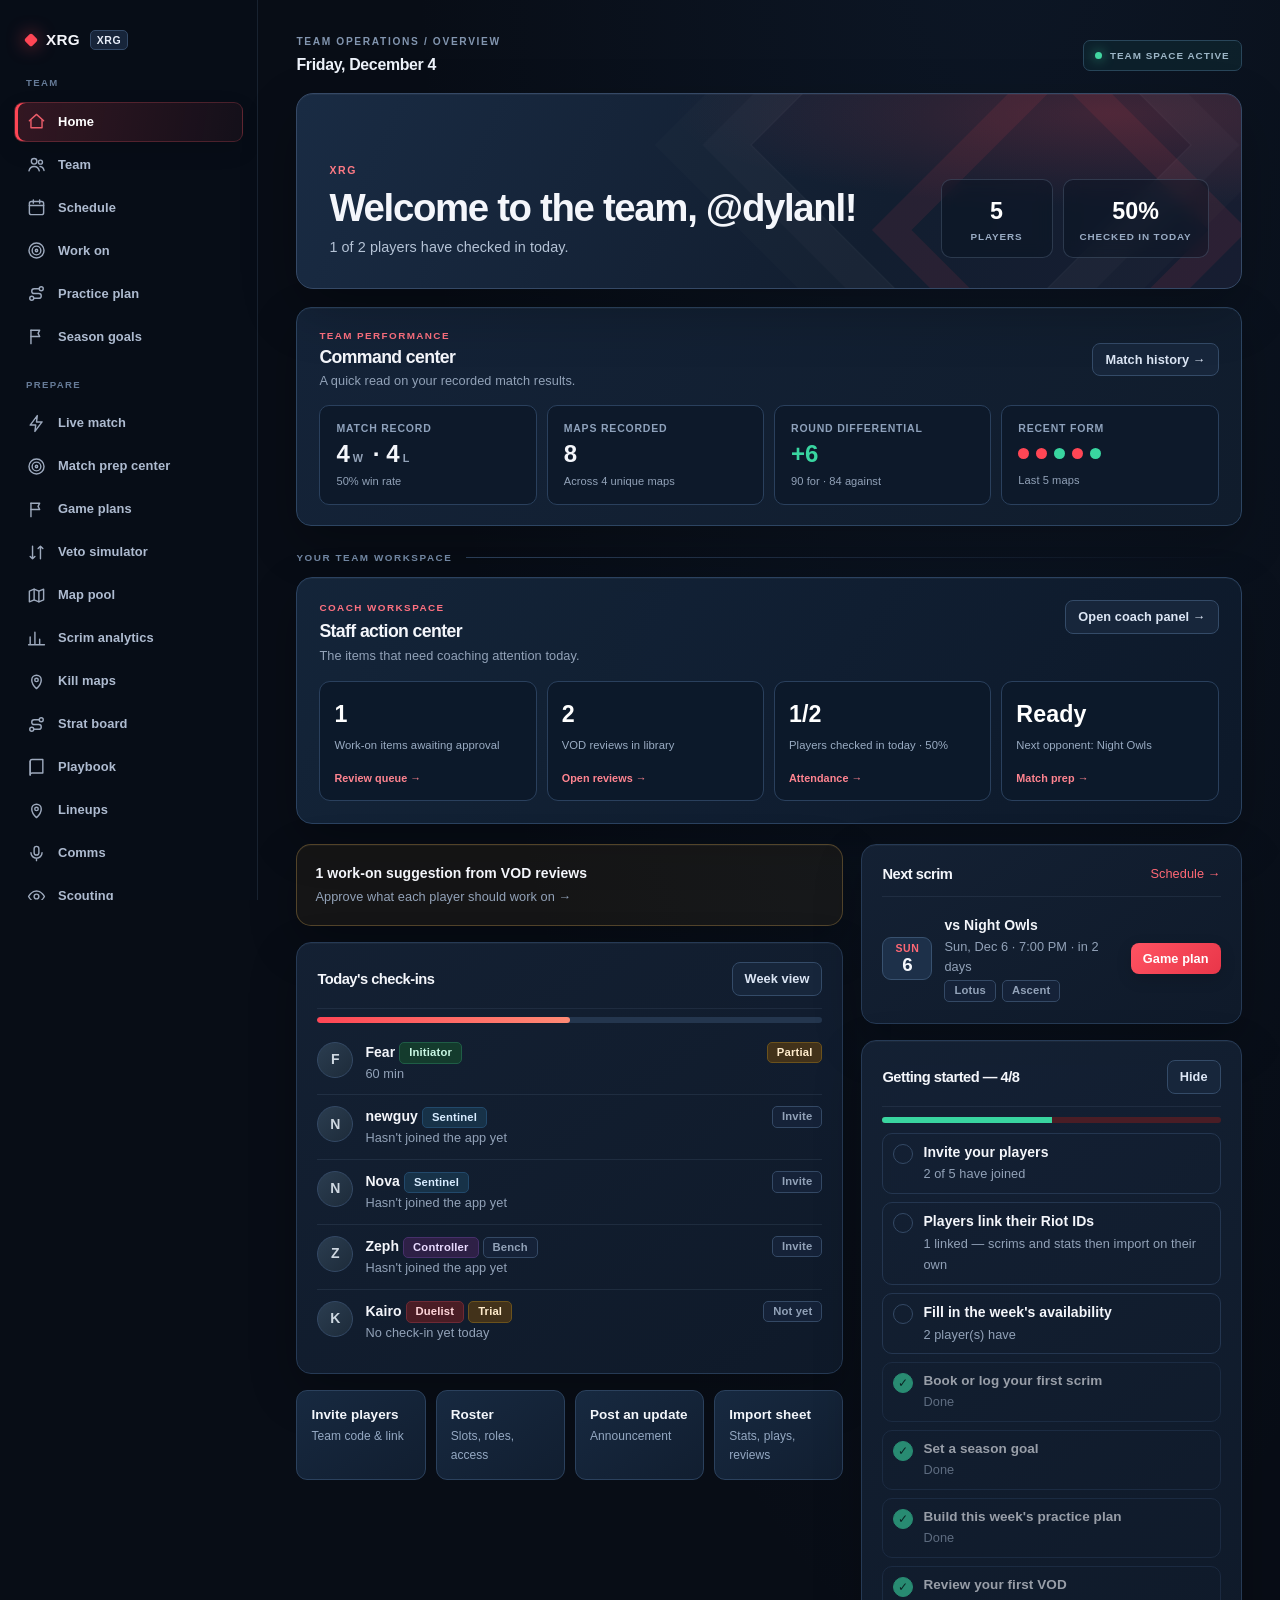
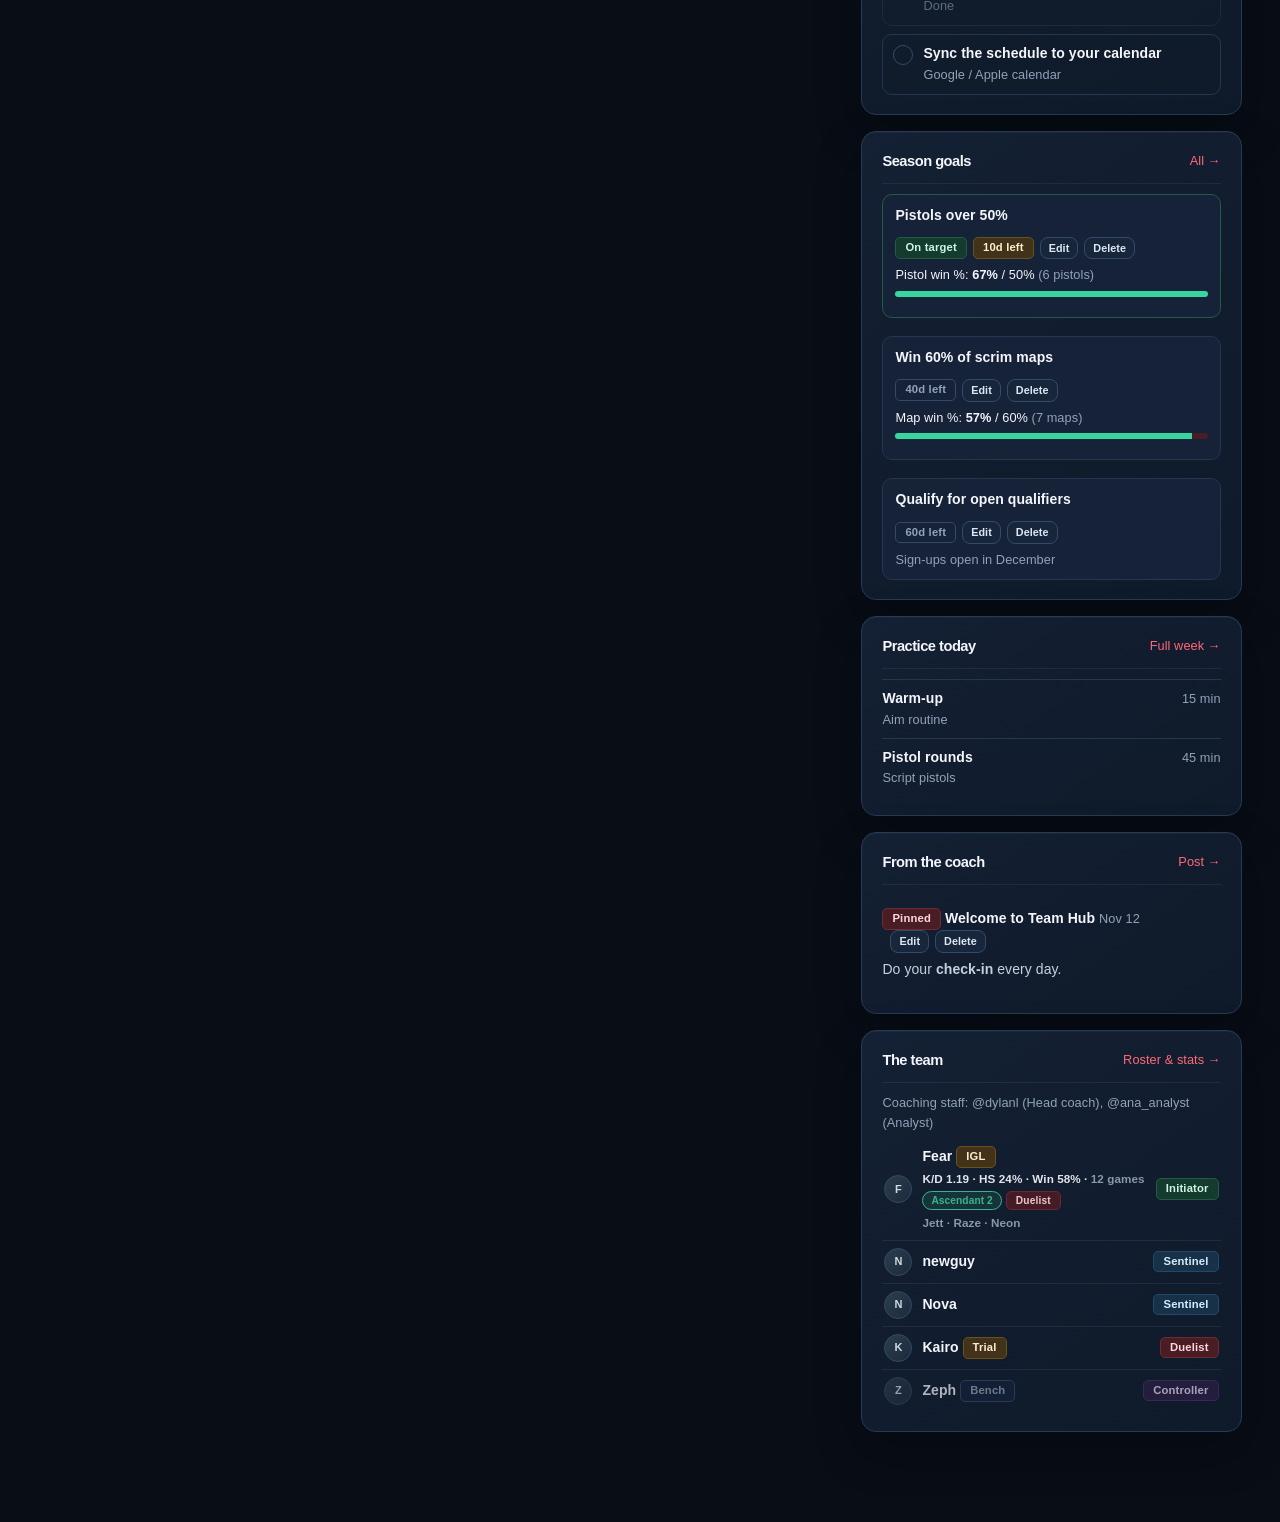
<file: team-hub/team-hub/tests/index.html>
<!DOCTYPE html><html><head><meta charset="utf-8"><meta name="viewport" content="width=device-width, initial-scale=1">
<link rel="stylesheet" href="../styles.css"></head><body>
<div id="app"></div><div id="modal-root"></div><div id="toast"></div>
<script>window.TEAM_CONFIG={SUPABASE_URL:'https://test.supabase.co',SUPABASE_ANON_KEY:'x',TEAM_NAME:'Night Shift'};</script>
<script src="mockdb.js"></script><script src="mockextra.js"></script><script src="mock-supabase.js"></script><script src="../app.js"></script>
</body></html>
</file>
<file: team-hub/team-hub/styles.css>
:root {
  --bg: #0d1620;
  --bg-2: #0a121a;
  --panel: #141f2b;
  --panel-2: #1a2735;
  --panel-3: #213244;
  --line: #243444;
  --line-2: #2f4255;
  --text: #ece8e1;
  --muted: #8796a5;
  --accent: #ff4655;
  --accent-2: #ff6b77;
  --accent-soft: rgba(255, 70, 85, .12);
  --good: #3ec28f;
  --warn: #f2b84b;
  --bad: #ff4655;
  --radius: 14px;
  --shadow: 0 1px 0 rgba(255,255,255,.03) inset, 0 8px 24px -12px rgba(0,0,0,.5);
}
* { box-sizing: border-box; }
html, body { margin: 0; background: var(--bg); color: var(--text);
  font: 15px/1.55 "Segoe UI", -apple-system, BlinkMacSystemFont, Roboto, Inter, Arial, sans-serif; -webkit-font-smoothing: antialiased; }
a { color: var(--accent-2); text-decoration: none; }
a:hover { text-decoration: underline; }
h1, h2, h3 { margin: 0 0 .5em; line-height: 1.25; letter-spacing: -.01em; }
h1 { font-size: 1.65rem; font-weight: 750; } h2 { font-size: 1.08rem; font-weight: 650; } h3 { font-size: 1rem; }
p { margin: .4em 0 .8em; }
.boot { padding: 40px; text-align: center; color: var(--muted); }
.muted { color: var(--muted); }
.small { font-size: .85rem; }
.row { display: flex; gap: 10px; align-items: center; flex-wrap: wrap; }
.spread { justify-content: space-between; }
.grow { flex: 1; min-width: 0; }
.stack > * + * { margin-top: 12px; }
.hidden { display: none !important; }
.dot { width: 12px; height: 12px; background: var(--accent); transform: rotate(45deg); display: inline-block; border-radius: 2px; flex-shrink: 0; }

/* ---------- Layout ---------- */
.layout { display: flex; min-height: 100vh; }
.sidebar { width: 240px; background: var(--bg-2); border-right: 1px solid var(--line);
  padding: 18px 12px 12px; position: sticky; top: 0; height: 100vh; overflow-y: auto; flex-shrink: 0; display: flex; flex-direction: column; }
.brand { font-weight: 800; font-size: 1.1rem; padding: 4px 10px 18px; display: flex; gap: 10px; align-items: center; }
.brand .bn { overflow: hidden; text-overflow: ellipsis; white-space: nowrap; }
.brand .tag { font-size: .7rem; font-weight: 700; color: var(--muted); border: 1px solid var(--line-2); border-radius: 6px; padding: 1px 6px; letter-spacing: .5px; }
.nav { flex: 1; }
.nav-g { font-size: .7rem; text-transform: uppercase; letter-spacing: .9px; color: var(--muted); padding: 14px 12px 6px; font-weight: 600; }
.nav-g:first-child { padding-top: 0; }
.nav a { display: flex; align-items: center; gap: 11px; padding: 9px 12px; border-radius: 10px; color: #c9cfd6; text-decoration: none; margin-bottom: 2px; font-weight: 500; transition: background .12s, color .12s; }
.nav a:hover { background: var(--panel); color: var(--text); }
.nav a.active { background: var(--accent-soft); color: #fff; box-shadow: inset 3px 0 0 var(--accent); }
.nav a.active .ic { color: var(--accent); }
.ic { width: 19px; height: 19px; flex-shrink: 0; opacity: .9; }
.me { display: flex; align-items: center; gap: 10px; margin-top: 12px; padding: 10px; border-radius: 12px; border: 1px solid var(--line); color: var(--text); text-decoration: none; background: var(--panel); }
.me:hover, .me.active { border-color: var(--line-2); background: var(--panel-2); text-decoration: none; }
.me .t { font-weight: 600; font-size: .9rem; overflow: hidden; text-overflow: ellipsis; white-space: nowrap; }
.ownerbar { display: block; margin: 0 4px 12px; padding: 9px 12px; border-radius: 10px; background: #2a1a12; border: 1px solid #5a3a1c; color: #ffd9a8; font-size: .8rem; text-decoration: none; }
.main { flex: 1; padding: 28px 34px 90px; max-width: 1240px; min-width: 0; }
.topbar { display: none; }

@media (max-width: 860px) {
  .layout { display: block; }
  .sidebar { position: fixed; left: 0; top: 0; z-index: 30; transform: translateX(-100%); transition: transform .2s; box-shadow: 0 0 40px #000a; }
  .sidebar.open { transform: none; }
  .topbar { display: flex; align-items: center; gap: 10px; padding: 12px 14px; background: var(--bg-2); border-bottom: 1px solid var(--line); position: sticky; top: 0; z-index: 20; }
  .topbar button { background: none; border: 0; color: var(--text); font-size: 1.4rem; padding: 0 6px; cursor: pointer; }
  .main { padding: 18px 14px 80px; }
  h1 { font-size: 1.4rem; }
}

/* ---------- Page header & hero ---------- */
.page-h { display: flex; justify-content: space-between; align-items: flex-end; gap: 12px; margin-bottom: 16px; flex-wrap: wrap; }
.page-h h1 { margin-bottom: 2px; }
.page-h p { margin: 0; }
.hero { display: flex; gap: 20px; align-items: center; flex-wrap: wrap; padding: 24px 26px; border-radius: 18px; margin-bottom: 18px;
  background: radial-gradient(120% 140% at 0% 0%, rgba(255,70,85,.28), rgba(255,70,85,0) 55%), linear-gradient(135deg, #1b2938, #131e2a);
  border: 1px solid var(--line-2); box-shadow: var(--shadow); position: relative; overflow: hidden; }
.hero::after { content: ""; position: absolute; right: -40px; top: -40px; width: 180px; height: 180px; border: 22px solid rgba(255,70,85,.07); transform: rotate(45deg); }
.hero h1 { font-size: 1.9rem; margin: 2px 0 4px; }
.hero p { margin: 0; color: #c3ccd5; }
.eyebrow { font-size: .75rem; text-transform: uppercase; letter-spacing: 1.2px; color: var(--accent-2); font-weight: 700; }
.hero-stats { display: flex; gap: 10px; position: relative; z-index: 1; }
.hs { background: rgba(10,18,26,.55); border: 1px solid var(--line-2); border-radius: 12px; padding: 10px 16px; min-width: 96px; text-align: center; }
.hs .v { font-size: 1.5rem; font-weight: 800; }
.hs .l { font-size: .72rem; color: var(--muted); text-transform: uppercase; letter-spacing: .5px; }
@media (max-width: 600px) { .hero { padding: 18px; } .hero h1 { font-size: 1.45rem; } .hero-stats { width: 100%; } .hs { flex: 1; min-width: 0; padding: 8px; } }

.home-grid { display: grid; grid-template-columns: minmax(0, 1.55fr) minmax(0, 1fr); gap: 16px; align-items: start; }
.home-grid .col > * + * { margin-top: 16px; }
@media (max-width: 1000px) { .home-grid { grid-template-columns: 1fr; } }

/* ---------- Cards & panels ---------- */
.card { background: var(--panel); border: 1px solid var(--line); border-radius: var(--radius); padding: 18px; box-shadow: var(--shadow); }
.panel { margin-bottom: 16px; }
.home-grid .panel { margin-bottom: 0; }
.card-h { display: flex; justify-content: space-between; align-items: center; gap: 10px; margin-bottom: 12px; }
.card-h h2 { margin: 0; }
.card-h input[type=date] { padding: 5px 8px; }
.cards { display: grid; grid-template-columns: repeat(auto-fill, minmax(300px, 1fr)); gap: 12px; }
.kpis { display: grid; grid-template-columns: repeat(auto-fill, minmax(150px, 1fr)); gap: 10px; margin-bottom: 16px; }
.kpi { background: var(--panel); border: 1px solid var(--line); border-radius: 12px; padding: 12px 14px; }
.kpi .v { font-size: 1.55rem; font-weight: 750; }
.kpi .l { color: var(--muted); font-size: .74rem; text-transform: uppercase; letter-spacing: .5px; }
.mini-kpis { display: grid; grid-template-columns: repeat(3, 1fr); gap: 8px; }
.mini-kpis .kpi { background: var(--panel-2); text-align: center; padding: 10px; }
.mini-kpis .kpi .v { font-size: 1.3rem; }
.empty { text-align: center; padding: 26px 16px; border: 1px dashed var(--line-2); border-radius: 12px; color: var(--muted); }
.empty p { margin: 0 0 10px; }
.pill { display: inline-block; padding: 1px 9px; border-radius: 99px; font-size: .75rem; font-weight: 600; background: var(--panel-2); border: 1px solid var(--line-2); color: var(--muted); white-space: nowrap; vertical-align: middle; }
.pill.red { color: #ffd6da; background: #4a1d25; border-color: #6e2a35; }
.pill.green { color: #c9f7e4; background: #143b2d; border-color: #1f5d46; }
.pill.yellow { color: #ffeccc; background: #42321a; border-color: #6b521c; }
.pill.blue { color: #d8ecff; background: #173248; border-color: #22496b; }
.pill.purple { color: #eadbff; background: #2e2046; border-color: #47306b; }
.tabs { display: flex; gap: 4px; margin-bottom: 16px; flex-wrap: wrap; background: var(--bg-2); border: 1px solid var(--line); padding: 4px; border-radius: 12px; width: fit-content; max-width: 100%; }
.tabs button, .tabs a { background: none; border: 0; color: var(--muted); padding: 7px 14px; border-radius: 9px; cursor: pointer; font: inherit; font-weight: 600; font-size: .9rem; text-decoration: none; }
.tabs button:hover, .tabs a:hover { color: var(--text); text-decoration: none; }
.tabs button.active, .tabs a.active { background: var(--panel-3); color: #fff; }

/* avatars, people lists */
.av { display: inline-flex; align-items: center; justify-content: center; border-radius: 50%; object-fit: cover; background: linear-gradient(135deg, #2b3d50, #1d2b3a); color: #cfd8e1; font-weight: 700; flex-shrink: 0; border: 1px solid var(--line-2); }
.plist .prow { display: flex; gap: 12px; align-items: flex-start; padding: 10px 4px; border-bottom: 1px solid var(--line); }
.plist .prow:last-child { border-bottom: 0; }
.plist .prow .t { font-weight: 600; }
.plist.compact .prow { align-items: center; padding: 7px 2px; gap: 10px; }
.quote { color: #cdd5dd; border-left: 2px solid var(--line-2); padding-left: 8px; margin-top: 4px; }
.progress { height: 6px; background: var(--panel-3); border-radius: 99px; overflow: hidden; margin: -2px 0 8px; }
.progress > div { height: 100%; background: linear-gradient(90deg, var(--accent), #ff8a5c); border-radius: 99px; transition: width .3s; }
.quick { display: grid; grid-template-columns: repeat(4, 1fr); gap: 10px; margin-top: 16px; }
.qa { background: var(--panel); border: 1px solid var(--line); border-radius: 12px; padding: 12px 14px; color: var(--text); text-decoration: none; display: flex; flex-direction: column; gap: 2px; transition: border-color .12s, transform .12s; }
.qa:hover { border-color: var(--accent); text-decoration: none; transform: translateY(-1px); }
.qa span { color: var(--muted); font-size: .8rem; }
@media (max-width: 700px) { .quick { grid-template-columns: repeat(2, 1fr); } }
.chip { display: inline-flex; align-items: center; gap: 6px; background: var(--panel); border: 1px solid var(--line); border-radius: 99px; padding: 2px 10px 2px 3px; color: var(--text); margin-right: 4px; }
.pcards { display: grid; grid-template-columns: repeat(auto-fill, minmax(200px, 1fr)); gap: 12px; }
.pcard { background: var(--panel); border: 1px solid var(--line); border-radius: var(--radius); padding: 18px 14px 14px; text-align: center; display: flex; flex-direction: column; align-items: center; gap: 6px; box-shadow: var(--shadow); }
.pcard .nm { font-weight: 700; font-size: 1.05rem; margin-top: 4px; }
.pcard .sub { color: var(--muted); font-size: .8rem; min-height: 1.2em; }
.pstats { display: grid; grid-template-columns: repeat(3, 1fr); gap: 4px; width: 100%; margin-top: 8px; padding-top: 10px; border-top: 1px solid var(--line); }
.pstats b { display: block; font-size: 1.05rem; }
.pstats span { font-size: .7rem; color: var(--muted); text-transform: uppercase; letter-spacing: .4px; }
.rank { display: inline-flex; width: 24px; height: 24px; align-items: center; justify-content: center; border-radius: 50%; background: var(--panel-3); font-weight: 700; font-size: .8rem; }
.rank.r1 { background: #c79a2b; color: #1a1306; } .rank.r2 { background: #9aa5b1; color: #111; } .rank.r3 { background: #a8653a; color: #fff; }
.ann + .ann { border-top: 1px solid var(--line); margin-top: 10px; padding-top: 10px; }
.ann .md p:last-child { margin-bottom: 0; }

/* week strip */
.week { display: grid; grid-template-columns: repeat(7, 1fr); gap: 6px; margin-bottom: 16px; }
.week .day { text-align: center; padding: 8px 0; border-radius: 10px; background: var(--panel); border: 1px solid var(--line); color: var(--muted); text-decoration: none; }
.week .day span { display: block; font-size: .72rem; text-transform: uppercase; }
.week .day b { color: var(--text); }
.week .day.on { background: #143b2d; border-color: #1f5d46; }
.week .day.sel { box-shadow: 0 0 0 2px var(--accent); }
.week .day:hover { text-decoration: none; border-color: var(--line-2); }

/* ---------- Details blocks ---------- */
details.item { background: var(--panel); border: 1px solid var(--line); border-radius: var(--radius); margin-bottom: 10px; }
details.item > summary { cursor: pointer; padding: 13px 16px; list-style: none; }
details.item > summary::-webkit-details-marker { display: none; }
details.item > summary .t { font-weight: 600; }
details.item[open] > summary { border-bottom: 1px solid var(--line); }
details.item .body { padding: 14px 16px; }
.field { margin-bottom: 10px; }
.field .lbl { font-size: .72rem; color: var(--muted); text-transform: uppercase; letter-spacing: .5px; font-weight: 600; }
.field .val { white-space: pre-wrap; }

/* ---------- Tables ---------- */
.tablewrap { overflow-x: auto; border: 1px solid var(--line); border-radius: 12px; background: var(--panel); }
table { border-collapse: collapse; width: 100%; font-size: .9rem; }
th, td { padding: 9px 12px; border-bottom: 1px solid var(--line); text-align: left; vertical-align: middle; }
th { background: var(--panel-2); font-weight: 600; white-space: nowrap; position: sticky; top: 0; font-size: .78rem; text-transform: uppercase; letter-spacing: .4px; color: #aab5c0; }
tbody tr:hover td { background: rgba(255,255,255,.02); }
tr:last-child td { border-bottom: 0; }
td.num, th.num { text-align: right; white-space: nowrap; font-variant-numeric: tabular-nums; }
.panel .tablewrap { box-shadow: none; }

/* ---------- Forms ---------- */
input, select, textarea { background: var(--bg-2); color: var(--text); border: 1px solid var(--line-2); border-radius: 10px;
  padding: 10px 12px; font: inherit; width: 100%; transition: border-color .12s, box-shadow .12s; }
input:focus, select:focus, textarea:focus { outline: none; border-color: var(--accent); box-shadow: 0 0 0 3px var(--accent-soft); }
textarea { min-height: 70px; resize: vertical; }
input[type=checkbox] { width: auto; accent-color: var(--accent); transform: scale(1.2); }
label.f { display: block; margin-bottom: 12px; }
label.f > span { display: block; font-size: .82rem; color: #aab5c0; margin-bottom: 5px; font-weight: 600; }
label.f > span .muted { font-weight: 400; }
.btn { text-decoration: none; display: inline-flex; align-items: center; gap: 8px; background: var(--accent); color: #fff; border: 0; border-radius: 10px; padding: 10px 18px; font: inherit; font-weight: 650; cursor: pointer; transition: background .12s, transform .05s; }
.btn:hover { background: var(--accent-2); text-decoration: none; }
.btn:active { transform: translateY(1px); }
.btn.ghost { background: transparent; border: 1px solid var(--line-2); color: var(--text); font-weight: 550; }
.btn.ghost:hover { background: var(--panel-2); }
.btn.small { padding: 6px 12px; font-size: .85rem; border-radius: 8px; }
.btn.danger { background: #7a2a35; }
.btn:disabled { opacity: .5; cursor: default; }
.check { display: flex; gap: 12px; align-items: flex-start; padding: 11px 13px; border: 1px solid var(--line); border-radius: 11px; margin-bottom: 7px; background: var(--panel-2); cursor: pointer; transition: border-color .12s, background .12s; }
.check:hover { border-color: var(--line-2); }
.check.done { border-color: #1f5d46; background: #11291f; }
.check.done .t { color: #c9f7e4; }
.check input { margin-top: 4px; }
.check .t { font-weight: 600; }
.check .how { display: -webkit-box; -webkit-line-clamp: 2; -webkit-box-orient: vertical; overflow: hidden; }
.check.done .how { -webkit-line-clamp: 1; }
.grp { margin-bottom: 12px; }
.grp-h { font-size: .74rem; text-transform: uppercase; letter-spacing: .8px; color: var(--muted); font-weight: 700; margin: 2px 0 7px; }
.ci-grid { display: grid; grid-template-columns: 1fr 1fr; gap: 12px; margin-top: 6px; }
.ci-panel { border-color: var(--line-2); }
.rating { display: flex; gap: 6px; }
.rating button { flex: 1; padding: 9px 0; border-radius: 10px; border: 1px solid var(--line-2); background: var(--bg-2); color: var(--text); cursor: pointer; font: inherit; font-weight: 700; }
.rating button:hover { border-color: var(--accent); }
.rating button.on { background: var(--accent); border-color: var(--accent); color: #fff; }

/* ---------- Auth ---------- */
.auth { max-width: 440px; margin: 8vh auto; padding: 0 16px; }
.auth .card { padding: 26px; }
.auth h1 { text-align: center; margin-bottom: 18px; }
.error { color: #ff8a94; font-size: .9rem; }
.ok { color: #7fe3b8; font-size: .9rem; }

/* ---------- Modal & toast ---------- */
.modal-bg { position: fixed; inset: 0; background: #000b; display: flex; align-items: flex-start; justify-content: center; z-index: 50; overflow-y: auto; padding: 5vh 12px; backdrop-filter: blur(2px); }
.modal { background: var(--panel); border: 1px solid var(--line-2); border-radius: 16px; width: 100%; max-width: 680px; padding: 22px; }
#toast { position: fixed; bottom: 22px; left: 50%; transform: translateX(-50%) translateY(8px); background: var(--panel-3); border: 1px solid var(--line-2);
  padding: 10px 18px; border-radius: 12px; opacity: 0; transition: opacity .2s, transform .2s; pointer-events: none; z-index: 60; box-shadow: 0 10px 30px #0008; font-weight: 600; }
#toast.show { opacity: 1; transform: translateX(-50%); }

/* ---------- Markdown ---------- */
.md h1, .md h2, .md h3 { margin-top: 1.2em; }
.md table { margin: 10px 0; }
.md li { margin: 4px 0; }

.flag { display: inline-block; min-width: 26px; text-align: center; border-radius: 6px; padding: 1px 6px; font-size: .8rem; font-weight: 700; }
.flag.Y { background: #143b2d; color: #b8f5dc; }
.flag.N { background: #2b1b20; color: #9b7c84; }
.warnbox { border-left: 3px solid var(--accent); padding: 10px 14px; background: #24161b; border-radius: 8px; margin-bottom: 10px; }
.streak { font-size: 2rem; font-weight: 800; color: var(--accent); }
.daygrid { display: grid; grid-template-columns: 160px repeat(7, 1fr); gap: 4px; align-items: center; }
.daygrid .c { text-align: center; padding: 6px 0; border-radius: 8px; background: var(--panel-2); font-size: .85rem; }
.daygrid .c.y { background: #143b2d; }
.daygrid .c.p { background: #42321a; }

.btn.discord { background: #5865f2; display: inline-flex; align-items: center; justify-content: center; gap: 10px; }
.btn.discord:hover { background: #6d78f5; }
.tablewrap td select { min-width: 120px; }

.done-box { display: flex; gap: 14px; align-items: flex-start; padding: 14px; border-radius: 12px; background: #11291f; border: 1px solid #1f5d46; }
.done-box .big { width: 40px; height: 40px; border-radius: 50%; background: var(--good); color: #062417; display: flex; align-items: center; justify-content: center; font-weight: 900; font-size: 1.2rem; flex-shrink: 0; }

/* ---------- VOD reviews ---------- */
.vgrid { display: grid; grid-template-columns: repeat(auto-fill, minmax(260px, 1fr)); gap: 14px; }
.vcard { background: var(--panel); border: 1px solid var(--line); border-radius: var(--radius); overflow: hidden; color: var(--text); text-decoration: none; box-shadow: var(--shadow); transition: border-color .12s, transform .12s; }
.vcard:hover { border-color: var(--accent); transform: translateY(-2px); text-decoration: none; }
.vcard .vb { padding: 12px 14px 14px; }
.vcard .t { font-weight: 650; line-height: 1.35; }
.thumb { aspect-ratio: 16 / 9; background: #0a121a center / cover no-repeat; position: relative; display: flex; align-items: center; justify-content: center; }
.thumb.ph { background: linear-gradient(135deg, #1d2b3a, #121b25); }
.thumb.ph.tw { background: linear-gradient(135deg, #3a2266, #1a1430); }
.thumb .play { width: 46px; height: 46px; border-radius: 50%; background: rgba(0,0,0,.6); color: #fff; display: flex; align-items: center; justify-content: center; font-size: 1rem; padding-left: 3px; border: 1px solid rgba(255,255,255,.25); }
.thumb .src { position: absolute; left: 10px; bottom: 8px; font-size: .72rem; font-weight: 700; letter-spacing: .5px; color: #d9cbff; text-transform: uppercase; }
.review-grid { display: grid; grid-template-columns: minmax(0, 1.5fr) minmax(0, 1fr); gap: 18px; align-items: start; }
.review-grid .vcol { position: sticky; top: 16px; }
.review-grid .ncol > .panel:last-child { margin-bottom: 0; }
.player { aspect-ratio: 16 / 9; background: #000; border-radius: var(--radius); overflow: hidden; border: 1px solid var(--line-2); }
.player iframe { width: 100%; height: 100%; border: 0; display: block; }
.noembed { height: 100%; display: flex; align-items: center; justify-content: center; color: var(--muted); }
@media (max-width: 1000px) { .review-grid { grid-template-columns: 1fr; } .review-grid .vcol { position: sticky; top: 52px; z-index: 5; } }
.ts, .linkbtn { background: rgba(255,70,85,.14); border: 1px solid rgba(255,70,85,.35); color: #ffb3b9; border-radius: 6px; padding: 0 6px; font: inherit; font-size: .85em; font-weight: 700; cursor: pointer; font-variant-numeric: tabular-nums; }
.ts:hover, .linkbtn:hover { background: var(--accent); color: #fff; }
.notes, .takeaways { font-size: .93rem; }

/* ---------- Work on ---------- */
.wgrid { display: grid; grid-template-columns: repeat(auto-fill, minmax(320px, 1fr)); gap: 12px; }
.panel .wcard + .wcard { margin-top: 10px; }
.wcard { background: var(--panel-2); border: 1px solid var(--line); border-radius: 12px; padding: 14px; }
.wcard.fixed { opacity: .65; }
.wcard .lbl { display: block; font-size: .7rem; text-transform: uppercase; letter-spacing: .6px; color: var(--muted); font-weight: 700; margin-bottom: 2px; }
.wcard .wi { font-weight: 600; }
.wcard .wt { margin-top: 8px; padding: 8px 10px; background: rgba(62,194,143,.08); border: 1px solid rgba(62,194,143,.25); border-radius: 8px; font-size: .92rem; }
.wcard select.wstat { width: auto; padding: 4px 8px; font-size: .8rem; border-radius: 8px; }
.focus + .focus { border-top: 1px solid var(--line); margin-top: 10px; padding-top: 10px; }
.focus .t { font-weight: 600; margin: 6px 0 2px; }
.card.alert { display: flex; flex-direction: column; gap: 2px; border-color: #47306b; background: linear-gradient(135deg, #2a1d40, #171f2c); color: var(--text); text-decoration: none; }
.card.alert:hover { border-color: #7a52b8; text-decoration: none; }

/* ---------- roster: bench & coach actions ---------- */
.sec-h { display: flex; align-items: baseline; gap: 12px; margin: 6px 0 10px; flex-wrap: wrap; }
.sec-h h2 { margin: 0; }
.sec-h + .pcards, .pcards + .sec-h { margin-top: 0; }
.pcards + .sec-h { margin-top: 24px; }
.pcard.bench { opacity: .8; border-style: dashed; }
.pact { display: flex; gap: 6px; margin-top: 10px; width: 100%; justify-content: center; }
.btn.danger-t { color: #ff8a94; }
.btn.danger-t:hover { background: #3a1820; }
.prow.benched { opacity: .7; }

/* ---------- Schedule ---------- */
.slist > * + * { border-top: 1px solid var(--line); }
.srow { display: flex; gap: 14px; align-items: center; padding: 12px 0; flex-wrap: wrap; }
.srow:first-child { padding-top: 0; }
.srow.cancelled { opacity: .55; }
.srow .t, .nextscrim .t { font-weight: 650; }
.sdate { width: 50px; flex-shrink: 0; text-align: center; background: var(--panel-2); border: 1px solid var(--line-2); border-radius: 10px; padding: 4px 0; line-height: 1.15; }
.sdate b { display: block; font-size: .7rem; text-transform: uppercase; color: var(--accent-2); letter-spacing: .5px; }
.sdate span { font-size: 1.25rem; font-weight: 750; }
.nextscrim { display: flex; gap: 12px; align-items: center; }
.sched-grid { display: grid; grid-template-columns: minmax(0, 1.7fr) minmax(0, 1fr); gap: 16px; align-items: start; }
.sched-grid .col > * + * { margin-top: 16px; }
.sched-grid .panel { margin-bottom: 0; }
@media (max-width: 1000px) { .sched-grid { grid-template-columns: 1fr; } }
table.avail { table-layout: fixed; min-width: 520px; user-select: none; -webkit-user-select: none; }
table.avail th, table.avail td { padding: 0; text-align: center; border: 1px solid var(--line); }
table.avail thead th { padding: 6px 2px; font-size: .72rem; }
table.avail thead th span { display: block; font-size: 1rem; color: var(--text); text-transform: none; }
table.avail thead th.today { color: var(--accent-2); }
table.avail th.hl { width: 52px; font-size: .7rem; padding: 0 4px; background: var(--panel-2); position: static; }
table.avail td.cell { height: 28px; cursor: pointer; font-size: .72rem; font-weight: 700; color: #e9fff6; touch-action: manipulation; transition: background .1s; }
table.avail td.l0 { background: var(--bg-2); }
table.avail td.l1 { background: #12392d; }
table.avail td.l2 { background: #175440; }
table.avail td.l3 { background: #1d7055; }
table.avail td.l4 { background: #24906c; }
table.avail td.mine { box-shadow: inset 0 0 0 2px var(--accent); }
table.avail td.past { opacity: .35; cursor: not-allowed; }
table.avail td.cell:not(.past):hover { filter: brightness(1.25); }
.best { display: flex; align-items: center; gap: 8px; padding: 8px 0; border-bottom: 1px solid var(--line); }
.best:last-child { border-bottom: 0; }
.mapchecks { display: grid; grid-template-columns: repeat(auto-fill, minmax(110px, 1fr)); gap: 6px 10px; margin-top: 6px; }
.mapchecks label { display: flex; gap: 6px; align-items: center; font-size: .9rem; cursor: pointer; }
.resmap { border: 1px solid var(--line); border-radius: 12px; padding: 10px 12px; margin-bottom: 10px; background: var(--panel-2); }
.resmap .f { margin-bottom: 6px; }

/* ---------- Map pool ---------- */
.mapgrid { display: grid; grid-template-columns: repeat(auto-fill, minmax(270px, 1fr)); gap: 12px; }
.mapcard { background: var(--panel); border: 1px solid var(--line); border-radius: var(--radius); padding: 14px 16px; box-shadow: var(--shadow); }
.mapcard.ban { opacity: .6; }
.mapcard h3 { margin: 0; font-size: 1.1rem; }
.mapcard select.poolsel { width: auto; padding: 4px 8px; font-size: .8rem; border-radius: 8px; }
.mapcard .poolnote { margin-top: 10px; padding: 6px 10px; font-size: .85rem; }
.mbig { display: flex; align-items: baseline; gap: 10px; margin-top: 8px; }
.mbig b { font-size: 1.7rem; font-weight: 750; }
.bar { height: 6px; background: #4a1d25; border-radius: 99px; overflow: hidden; margin: 6px 0 10px; }
.bar > div { height: 100%; background: var(--good); }
.mgrid { display: grid; grid-template-columns: repeat(4, 1fr); gap: 6px; }
.mgrid > div { background: var(--panel-2); border-radius: 8px; padding: 6px 8px; display: flex; flex-direction: column; line-height: 1.2; }
.mgrid span { font-size: .66rem; text-transform: uppercase; letter-spacing: .4px; color: var(--muted); }
.mgrid b { font-size: .98rem; margin-top: 2px; }
.mgrid i { font-style: normal; font-size: .7rem; color: var(--muted); }
.fdot { display: inline-block; width: 10px; height: 10px; border-radius: 50%; flex-shrink: 0; }
.fdot.w { background: var(--good); }
.fdot.l { background: var(--accent); }
.lbl { font-size: .7rem; text-transform: uppercase; letter-spacing: .6px; font-weight: 700; margin-bottom: 4px; }

/* ---------- Game plans ---------- */
.plangrid { display: grid; grid-template-columns: repeat(auto-fill, minmax(280px, 1fr)); gap: 12px; }
.plancard { display: block; background: var(--panel); border: 1px solid var(--line); border-radius: var(--radius); padding: 14px 16px; color: var(--text); text-decoration: none; box-shadow: var(--shadow); }
.plancard:hover { border-color: var(--line-2); background: var(--panel-2); text-decoration: none; }
.plancard .t { font-weight: 700; font-size: 1.05rem; }
.plan-grid { display: grid; grid-template-columns: minmax(0, 1.5fr) minmax(0, 1fr); gap: 16px; align-items: start; }
.plan-grid .panel:last-child { margin-bottom: 0; }
@media (max-width: 1000px) { .plan-grid { grid-template-columns: 1fr; } }
.scout + .scout { margin-top: 10px; padding-top: 10px; border-top: 1px solid var(--line); }
.scout > div + div { margin-top: 3px; }

/* ---------- Work on progress ---------- */
.wprog { gap: 6px; margin-top: 8px; }
.tdots { display: inline-flex; gap: 3px; align-items: center; }
.tdots .fdot { width: 8px; height: 8px; }
.sched-grid > *, .plan-grid > *, .sched-grid .col > * { min-width: 0; }
.sched-grid .card-h { flex-wrap: wrap; }
@media (max-width: 600px) { .srow > .row:last-child { width: 100%; justify-content: flex-start !important; } .mgrid { grid-template-columns: repeat(2, 1fr); } }

/* ---------- Ranks ---------- */
.rankpill { display: inline-block; padding: 2px 10px; border-radius: 99px; font-size: .78rem; font-weight: 700; color: var(--rk); border: 1px solid var(--rk); background: color-mix(in srgb, var(--rk) 14%, transparent); white-space: nowrap; }
.rankpill.sm { font-size: .7rem; padding: 1px 8px; }
.spark { display: block; }

/* ---------- Live match ---------- */
.live { max-width: 860px; margin: 0 auto; }
.score { display: grid; grid-template-columns: 1fr 1.2fr 1fr; gap: 10px; align-items: center; margin: 14px 0; background: var(--panel); border: 1px solid var(--line); border-radius: var(--radius); padding: 14px; }
.score .sc { text-align: center; }
.score .sc span { display: block; font-size: .72rem; letter-spacing: 1px; color: var(--muted); font-weight: 700; }
.score .sc b { display: block; font-size: 2.6rem; line-height: 1.1; font-weight: 800; }
.score .sc div { display: flex; gap: 6px; justify-content: center; margin-top: 6px; }
.score .mid { text-align: center; }
.livestats { margin-bottom: 10px; color: var(--muted); }
.livesec { background: var(--panel); border: 1px solid var(--line); border-radius: 12px; padding: 12px 16px; margin-bottom: 10px; }
.livesec h3 { margin: 0 0 6px; font-size: .8rem; text-transform: uppercase; letter-spacing: .8px; color: var(--accent-2); }
.livesec .md { font-size: 1.02rem; }
.tcards { display: grid; grid-template-columns: repeat(auto-fill, minmax(170px, 1fr)); gap: 10px; margin-top: 10px; }
.tcard { text-align: left; background: var(--panel-2); border: 1px solid var(--line-2); border-radius: 12px; padding: 12px; color: var(--text); font: inherit; cursor: pointer; display: flex; flex-direction: column; gap: 6px; min-height: 84px; }
.tcard:hover { border-color: var(--accent); }
.tcard b { font-size: 1rem; }
.bigcard h1 { font-size: 2rem; margin: 10px 0; }
.bigcard .md { font-size: 1.15rem; margin-bottom: 16px; }

/* ---------- Veto ---------- */
.vetosteps { display: grid; grid-template-columns: repeat(7, 1fr); gap: 6px; }
.vstep { background: var(--panel); border: 1px solid var(--line); border-radius: 10px; padding: 8px; text-align: center; }
.vstep span { display: block; font-size: .68rem; text-transform: uppercase; color: var(--muted); letter-spacing: .4px; }
.vstep b { display: block; margin-top: 2px; }
.vstep.now { border-color: var(--accent); box-shadow: 0 0 0 2px var(--accent-soft); }
.vstep.done.ban b { color: #ff8a94; text-decoration: line-through; }
.vstep.done.pick b, .vstep.done.decider b { color: var(--good); }
.vmaps { display: grid; grid-template-columns: repeat(auto-fill, minmax(200px, 1fr)); gap: 10px; }
.vmap { text-align: left; background: var(--panel); border: 1px solid var(--line); border-radius: 12px; padding: 12px; color: var(--text); font: inherit; cursor: pointer; }
.vmap:hover { border-color: var(--accent); }
@media (max-width: 700px) { .vetosteps { grid-template-columns: repeat(4, 1fr); } }

/* ---------- Lineups ---------- */
.lgrid { display: grid; grid-template-columns: repeat(auto-fill, minmax(280px, 1fr)); gap: 12px; }
.lcard { background: var(--panel); border: 1px solid var(--line); border-radius: var(--radius); overflow: hidden; }
.lcard.got { border-color: #1f5d46; }
.lcard > img, .lcard > .thumb { width: 100%; aspect-ratio: 16/9; object-fit: cover; display: block; }
.lcard .lb { padding: 12px 14px; display: flex; flex-direction: column; gap: 4px; }
.lcard .t { font-weight: 700; margin-top: 4px; }

/* ---------- Aim ---------- */
.aimgrid { display: grid; grid-template-columns: repeat(auto-fill, minmax(320px, 1fr)); gap: 12px; }
.aimchart { width: 100%; height: 90px; margin: 8px 0; background: var(--bg-2); border-radius: 8px; }
.up { color: var(--good); } .down { color: #ff8a94; }

/* ---------- Training path ---------- */
.skill { display: flex; gap: 12px; align-items: center; padding: 10px 0; border-top: 1px solid var(--line); flex-wrap: wrap; }
.skill:first-of-type { border-top: 0; }
.skill .grow { min-width: 200px; }
.sk-ic { width: 28px; height: 28px; border-radius: 50%; display: grid; place-items: center; background: var(--panel-3); font-weight: 800; flex-shrink: 0; }
.skill.practising .sk-ic { background: #42321a; color: var(--warn); }
.skill.can .sk-ic { background: #143b2d; color: var(--good); }
.skill.verified .sk-ic { background: var(--good); color: #062; }
.skill select.skst { width: auto; padding: 4px 8px; font-size: .82rem; }

/* ---------- Comms ---------- */
.player.audio { aspect-ratio: auto; padding: 20px; display: flex; align-items: center; }
.player.audio audio { width: 100%; }
.ratings { display: grid; grid-template-columns: repeat(5, 1fr); gap: 6px; margin-top: 10px; }
.ratings > div { background: var(--panel); border: 1px solid var(--line); border-radius: 8px; padding: 6px 8px; text-align: center; }
.ratings span { display: block; font-size: .68rem; text-transform: uppercase; color: var(--muted); }
.ratings b { color: var(--warn); font-size: .85rem; letter-spacing: 1px; }
.ratings b i { color: var(--panel-3); font-style: normal; }
@media (max-width: 600px) { .ratings { grid-template-columns: repeat(3, 1fr); } }

/* ---------- 1-on-1 ---------- */
.thread { display: flex; flex-direction: column; gap: 10px; max-width: 760px; }
.msg { background: var(--panel); border: 1px solid var(--line); border-radius: 12px; padding: 10px 14px; max-width: 90%; }
.msg.me { align-self: flex-end; background: var(--panel-2); border-color: var(--line-2); }
.msg.done { opacity: .6; }
.msg .md { margin-top: 4px; }

/* ---------- Public team page ---------- */
.pub { max-width: 980px; margin: 0 auto; padding: 32px 20px; }
.pubhero { display: flex; gap: 18px; align-items: flex-start; flex-wrap: wrap; background: linear-gradient(135deg, #2a1420, #141f2b); border: 1px solid var(--line); border-radius: 18px; padding: 24px; margin-bottom: 22px; }
.pubhero .dot { width: 22px; height: 22px; margin-top: 10px; }
.pubhero h1 { font-size: 2.1rem; margin: 0 0 6px; }


/* ---------- Dashboard command center ---------- */
.command-center { margin: 0 0 18px; padding: 17px 18px; border: 1px solid var(--line-2); border-radius: 16px; background: linear-gradient(135deg, color-mix(in srgb, var(--panel) 94%, #263b50), var(--panel)); box-shadow: var(--shadow); }
.command-head { display: flex; align-items: center; justify-content: space-between; gap: 12px; flex-wrap: wrap; margin-bottom: 14px; }
.command-head h2 { margin: 2px 0 3px; font-size: 1.12rem; }
.command-head p { margin: 0; }
.command-kpis { display: grid; grid-template-columns: repeat(4, minmax(0, 1fr)); gap: 9px; }
.command-stat { min-width: 0; padding: 12px 13px; border: 1px solid var(--line); border-radius: 11px; background: color-mix(in srgb, var(--panel-2) 88%, transparent); display: flex; flex-direction: column; gap: 4px; }
.command-stat > span { color: var(--muted); font-size: .68rem; font-weight: 750; letter-spacing: .7px; text-transform: uppercase; }
.command-stat > b { font-size: 1.45rem; line-height: 1.2; font-weight: 800; font-variant-numeric: tabular-nums; }
.command-stat > b i { font-size: .72rem; font-style: normal; color: var(--muted); margin: 0 3px; }
.command-stat > small { color: var(--muted); font-size: .74rem; }
.form-dots { display: flex; align-items: center; gap: 7px; min-height: 28px; }
.form-dots .fdot { width: 11px; height: 11px; }
.command-empty { display: flex; align-items: center; justify-content: space-between; gap: 14px; padding: 13px 14px; border: 1px dashed var(--line-2); border-radius: 11px; }
.command-empty p { margin: 3px 0 0; }
@media (max-width: 760px) { .command-kpis { grid-template-columns: repeat(2, minmax(0, 1fr)); } }
@media (max-width: 420px) { .command-center { padding: 14px; } .command-stat { padding: 10px; } .command-stat > b { font-size: 1.25rem; } .command-empty { align-items: flex-start; flex-direction: column; } }


/* ---------- Match preparation center ---------- */
.prep-hero { display:flex; justify-content:space-between; align-items:center; gap:20px; padding:22px 24px; margin-bottom:14px; border:1px solid var(--line-2); border-radius:16px; background:linear-gradient(125deg, color-mix(in srgb, var(--accent) 13%, var(--panel)), var(--panel)); box-shadow:var(--shadow); }
.prep-hero h2 { margin:3px 0 5px; font-size:1.55rem; }
.prep-hero p { margin:0; }
.prep-progress { min-width:150px; max-width:190px; text-align:center; padding:12px; border:1px solid var(--line); border-radius:12px; background:var(--panel-2); }
.prep-progress b { display:block; font-size:1.7rem; line-height:1.2; font-variant-numeric:tabular-nums; }
.prep-progress span { display:block; color:var(--muted); font-size:.75rem; margin:3px 0 7px; }
.prep-grid { display:grid; grid-template-columns:minmax(0,1.05fr) minmax(0,1fr); gap:14px; align-items:start; margin-bottom:14px; }
.prep-grid > * { min-width:0; }
.prep-checks, .prep-tools { display:flex; flex-direction:column; }
.prep-check { display:flex; align-items:center; gap:10px; padding:11px 0; border-top:1px solid var(--line); color:var(--text); text-decoration:none; }
.prep-check:first-child, .prep-link:first-child { border-top:0; }
.prep-check:hover, .prep-link:hover { color:var(--accent-2); text-decoration:none; }
.prep-check-icon { width:25px; height:25px; display:grid; place-items:center; flex-shrink:0; border-radius:50%; background:var(--panel-3); color:var(--muted); font-weight:800; }
.prep-check-icon.done { color:#062417; background:var(--good); }
.prep-check b, .prep-check small { display:block; }
.prep-check small { color:var(--muted); margin-top:2px; font-size:.76rem; }
.prep-link { display:flex; justify-content:space-between; align-items:center; gap:12px; padding:11px 0; border-top:1px solid var(--line); color:var(--text); text-decoration:none; }
.prep-link p { margin:3px 0 0; }
.prep-link > span { flex-shrink:0; color:var(--accent-2); font-size:.8rem; font-weight:700; }
.prep-maps { display:grid; grid-template-columns:repeat(auto-fit,minmax(145px,1fr)); gap:8px; }
.prep-map { display:flex; justify-content:space-between; gap:8px; padding:10px 12px; border:1px solid var(--line); border-radius:9px; background:var(--panel-2); }
.prep-map span { color:var(--muted); font-size:.78rem; text-align:right; }
@media (max-width:850px) { .prep-grid { grid-template-columns:1fr; } }
@media (max-width:560px) { .prep-hero { align-items:stretch; flex-direction:column; padding:16px; } .prep-progress { max-width:none; } .prep-link { align-items:flex-start; } .prep-map { flex-direction:column; gap:3px; } .prep-map span { text-align:left; } }


/* ---------- Match plan starting five ---------- */
.match-lineup-panel { margin-top:14px; }
.match-map-select { max-width:220px; margin-bottom:12px; }
.match-slot { display:grid; grid-template-columns:28px minmax(0,1fr) minmax(0,1fr); gap:10px; align-items:end; padding:9px 0; border-top:1px solid var(--line); }
.match-slot .f { margin:0; min-width:0; }
.slot-n { width:25px; height:25px; display:grid; place-items:center; border-radius:7px; background:var(--panel-3); color:var(--muted); font-size:.78rem; font-weight:800; }
.match-five { display:grid; grid-template-columns:repeat(auto-fit,minmax(180px,1fr)); gap:8px; }
.match-slot-view { display:flex; align-items:center; gap:8px; padding:10px; border:1px solid var(--line); border-radius:9px; background:var(--panel-2); min-width:0; }
.match-slot-view b { overflow:hidden; text-overflow:ellipsis; white-space:nowrap; }
.match-slot-view small { margin-left:auto; }
@media (max-width:560px) { .match-slot { grid-template-columns:26px minmax(0,1fr); } .match-slot label:last-child { grid-column:2; } .match-five { grid-template-columns:1fr; } }


/* =========================================================
   TEAM HUB / COMPETITIVE OPERATIONS VISUAL REFRESH
   ========================================================= */
:root {
  --bg: #080d16;
  --bg-2: #0b1220;
  --panel: #111b2b;
  --panel-2: #152238;
  --panel-3: #1c2d46;
  --line: #243650;
  --line-2: #344965;
  --text: #f4f6fb;
  --muted: #92a2b8;
  --accent: #ff4655;
  --accent-2: #ff6875;
  --accent-soft: rgba(255,70,85,.13);
  --good: #39d5a0;
  --warn: #f4bd5e;
  --bad: #ff5968;
  --radius: 16px;
  --shadow: 0 18px 48px rgba(0,0,0,.24), 0 1px 0 rgba(255,255,255,.035) inset;
}
html, body { background: radial-gradient(ellipse at 78% -12%, rgba(35,70,115,.18), transparent 42%), var(--bg); color:var(--text); }
body { font-size:14px; letter-spacing:.005em; }
h1,h2,h3 { letter-spacing:-.035em; }
h1 { font-size:clamp(1.8rem,2.6vw,2.45rem); font-weight:800; }
h2 { font-size:1.12rem; font-weight:750; }
a { transition:color .16s ease, background .16s ease, border-color .16s ease, transform .16s ease; }
.layout { min-height:100vh; }
.sidebar { width:258px; padding:22px 14px 16px; background:rgba(8,14,24,.96); border-right:1px solid rgba(113,143,180,.16); backdrop-filter:blur(18px); }
.brand { padding:6px 12px 24px; font-size:1.02rem; letter-spacing:.015em; }
.brand .dot { width:10px; height:10px; box-shadow:0 0 18px rgba(255,70,85,.75); }
.brand .tag { color:#e7edf7; background:#17253a; border-color:#344a67; border-radius:5px; }
.nav-g { padding:18px 12px 8px; color:#667b98; font-size:.64rem; font-weight:800; letter-spacing:1.35px; }
.nav a { min-height:40px; padding:9px 12px; margin:3px 0; gap:12px; border:1px solid transparent; border-radius:9px; color:#aebbd0; font-size:.86rem; font-weight:600; }
.nav a:hover { background:#121f32; border-color:#263a55; color:#f6f8fc; transform:translateX(2px); }
.nav a.active { background:linear-gradient(100deg,rgba(255,70,85,.18),rgba(255,70,85,.055)); border-color:rgba(255,92,105,.22); color:#fff; box-shadow:inset 3px 0 0 var(--accent), 0 8px 22px rgba(0,0,0,.12); }
.nav a.active .ic { color:#ff6572; }
.me { margin:18px 2px 2px; padding:12px; border-radius:12px; background:#111d2e; border-color:#2a3d58; }
.me:hover,.me.active { background:#18263b; border-color:#425b7c; }
.main { width:calc(100% - 258px); max-width:none; padding:34px clamp(22px,3vw,54px) 90px; }
.topbar { background:rgba(8,14,24,.94); border-color:rgba(113,143,180,.16); backdrop-filter:blur(18px); }
.card,.panel { background:linear-gradient(145deg,rgba(20,33,52,.98),rgba(15,26,42,.98)); border:1px solid #263a55; border-radius:15px; box-shadow:var(--shadow); }
.card-h { padding-bottom:12px; margin-bottom:4px; border-bottom:1px solid rgba(126,151,183,.12); }
.card-h h2 { font-size:.98rem; }
.btn { border-radius:8px; font-weight:750; letter-spacing:.005em; box-shadow:0 5px 16px rgba(0,0,0,.14); }
.btn:not(.ghost) { background:linear-gradient(135deg,#ff5362,#e93649); }
.btn:not(.ghost):hover { filter:brightness(1.08); transform:translateY(-1px); }
.btn.ghost { background:#17263b; border:1px solid #344b68; color:#dce6f5; box-shadow:none; }
.pill { border-radius:5px; font-weight:700; letter-spacing:.015em; }
input,select,textarea { background:#0c1727; border-color:#30445f; color:#eef3fb; border-radius:8px; }
input:focus,select:focus,textarea:focus { border-color:#ff6572; box-shadow:0 0 0 3px rgba(255,70,85,.12); outline:0; }
.page-h { margin-bottom:22px; }
.page-h h1 { font-size:2rem; }
.page-h p { color:#93a4bb; }

/* New home overview */
.home-dashboard { max-width:1580px; margin:0 auto; }
.home-topline { display:flex; align-items:center; justify-content:space-between; gap:16px; margin:0 0 16px; }
.home-topline .eyebrow { color:#8295af; font-size:.68rem; font-weight:850; letter-spacing:1.65px; }
.home-date { margin-top:3px; color:#eef3fb; font-size:1.06rem; font-weight:750; letter-spacing:-.02em; }
.home-live { display:flex; align-items:center; gap:8px; padding:7px 11px; border:1px solid #29465a; border-radius:7px; color:#9db6c7; background:rgba(16,43,51,.55); font-size:.66rem; font-weight:800; letter-spacing:1px; }
.home-live span { width:7px; height:7px; border-radius:50%; background:#42d6a0; box-shadow:0 0 12px rgba(66,214,160,.8); }
.home-hero { min-height:196px; align-items:flex-end; padding:30px 32px; margin-bottom:18px; border-radius:17px; border:1px solid #354966; background:radial-gradient(ellipse at 86% 10%,rgba(255,70,85,.18),transparent 38%),linear-gradient(115deg,#192b43 0%,#121e30 62%,#171d31 100%); box-shadow:0 22px 55px rgba(0,0,0,.24),inset 0 1px rgba(255,255,255,.045); }
.home-hero::before { content:""; position:absolute; right:12%; top:-105px; width:310px; height:310px; border:1px solid rgba(255,255,255,.055); transform:rotate(45deg); box-shadow:0 0 0 34px rgba(255,255,255,.018),0 0 0 68px rgba(255,255,255,.012); pointer-events:none; }
.home-hero::after { right:5%; top:auto; bottom:-75px; width:210px; height:210px; border-width:28px; border-color:rgba(255,70,85,.09); }
.home-hero .eyebrow { color:#ff7a85; font-size:.7rem; font-weight:850; letter-spacing:1.6px; }
.home-hero h1 { max-width:720px; margin:8px 0 8px; font-size:clamp(2rem,3vw,2.85rem); line-height:1.08; }
.home-hero p { color:#b5c3d6; font-size:.96rem; margin:0; }
.home-hero .hero-stats { z-index:1; gap:10px; }
.home-hero .hs { min-width:112px; padding:13px 16px; border:1px solid rgba(137,163,197,.24); border-radius:10px; background:rgba(7,16,29,.38); backdrop-filter:blur(8px); }
.home-hero .hs .v { font-size:1.55rem; font-weight:850; color:#fff; }
.home-hero .hs .l { color:#9aacc4; font-size:.66rem; font-weight:800; letter-spacing:.9px; text-transform:uppercase; }
.command-center { padding:20px 22px; margin-bottom:20px; border-radius:15px; background:linear-gradient(120deg,#142338,#101c2c); border:1px solid #2d4562; box-shadow:var(--shadow); }
.command-head { align-items:center; }
.command-head .eyebrow { color:#ff7180; font-size:.66rem; letter-spacing:1.4px; font-weight:850; }
.command-head h2 { font-size:1.18rem; margin:2px 0 3px; }
.command-empty { margin-top:10px; padding:15px 16px; background:rgba(7,15,27,.35); border:1px dashed #3a506c; border-radius:10px; }
.command-kpis { gap:10px; margin-top:14px; }
.command-stat { background:#0d192a; border:1px solid #2a405d; border-radius:10px; padding:14px 16px; }
.command-stat span { color:#8fa2bc; font-size:.7rem; font-weight:800; letter-spacing:.8px; text-transform:uppercase; }
.command-stat b { font-size:1.6rem; }
.home-section-label { display:flex; align-items:center; gap:14px; margin:24px 0 12px; color:#7186a2; font-size:.66rem; font-weight:850; letter-spacing:1.55px; }
.home-section-label i { height:1px; flex:1; background:linear-gradient(90deg,#2a3d57,transparent); }
.home-grid { grid-template-columns:minmax(0,1.18fr) minmax(320px,.82fr); gap:18px; align-items:start; }
.home-grid > .col { gap:18px; }
.home-grid .panel { padding:19px 20px; }
.home-grid .card-h { margin-bottom:10px; }
.home-grid .prow { padding:11px 0; border-color:rgba(126,151,183,.13); }
.home-grid .ann { padding:13px 0; border-color:rgba(126,151,183,.14); }
.home-grid .ann .md { color:#c5d0df; line-height:1.65; }
.home-grid .quick { gap:10px; }
.home-grid .qa { min-height:80px; padding:14px; background:linear-gradient(145deg,#172940,#111e30); border:1px solid #2b415d; border-radius:11px; transition:transform .16s,border-color .16s,background .16s; }
.home-grid .qa:hover { transform:translateY(-2px); border-color:#526b8d; background:#1b304a; }
.home-grid .qa b { color:#f3f6fb; font-size:.9rem; }
.home-grid .qa span { color:#94a8c2; }
.home-grid .nextscrim { padding:8px 0 2px; }
.home-grid .sdate { background:#1d3049; border:1px solid #38516f; border-radius:9px; }
.home-grid .alert { border:1px solid rgba(244,189,94,.28); background:rgba(87,62,23,.18); }
.home-grid .empty { border:1px dashed #344a66; border-radius:10px; padding:18px; }
.home-grid .ci-panel .card-h { margin-bottom:14px; }
.home-grid .progress { background:#24364e; border-radius:99px; overflow:hidden; }
.home-grid .progress > div { background:linear-gradient(90deg,#ff4655,#ff8a75); border-radius:99px; }
.home-grid .focus { border-top:1px solid rgba(126,151,183,.14); padding:13px 0; }
.home-grid .focus .t { color:#edf2fa; margin-top:7px; }
.home-grid .mini-kpis .kpi,.home-grid .kpi { background:#0d192a; border:1px solid #293e59; border-radius:9px; padding:12px; }
.home-grid .mini-kpis .v,.home-grid .kpi .v { color:#fff; font-size:1.35rem; font-weight:850; }
.home-grid .done-box { background:rgba(37,112,88,.12); border:1px solid rgba(57,213,160,.25); border-radius:10px; padding:14px; }

@media (max-width:1100px) {
  .main { padding-left:24px; padding-right:24px; }
  .home-grid { grid-template-columns:minmax(0,1fr) minmax(290px,.85fr); }
}
@media (max-width:860px) {
  .main { width:100%; }
  .sidebar { width:270px; }
  .home-grid { grid-template-columns:1fr; }
}
@media (max-width:560px) {
  .home-topline { align-items:flex-start; flex-direction:column; }
  .home-hero { min-height:0; padding:23px 20px; }
  .home-hero h1 { font-size:1.9rem; }
  .home-hero .hero-stats { width:100%; }
  .home-hero .hs { flex:1; min-width:0; }
  .command-center { padding:16px; }
  .command-head { align-items:flex-start; }
  .home-grid .panel { padding:16px; }
}


/* Coach + player development workspaces */
.growth-hub,.coach-ops { margin:0 0 20px; padding:22px; border:1px solid #2b4260; border-radius:16px; background:linear-gradient(125deg,rgba(20,37,58,.98),rgba(13,25,41,.98)); box-shadow:var(--shadow); }
.growth-head { display:flex; align-items:flex-start; justify-content:space-between; gap:16px; margin-bottom:16px; }
.growth-head .eyebrow { color:#ff7180; font-size:.66rem; font-weight:850; letter-spacing:1.45px; }
.growth-head h2 { margin:4px 0; font-size:1.18rem; }
.growth-head p { margin:0; }
.growth-metrics { display:grid; grid-template-columns:repeat(3,minmax(0,1fr)); gap:10px; margin:14px 0 18px; }
.growth-metrics a { display:flex; flex-direction:column; gap:4px; padding:13px 15px; border:1px solid #2a405d; border-radius:10px; background:#0c192a; }
.growth-metrics a:hover,.coach-actions a:hover { border-color:#536d8e; transform:translateY(-1px); }
.growth-metrics b { font-size:1.55rem; color:#fff; line-height:1.1; }
.growth-metrics span { color:#95a8c1; font-size:.72rem; font-weight:700; }
.growth-columns { display:grid; grid-template-columns:minmax(0,1.1fr) minmax(0,.9fr); gap:22px; }
.growth-subhead { margin-bottom:9px; color:#aebdd0; font-size:.72rem; font-weight:850; letter-spacing:.9px; text-transform:uppercase; }
.growth-drill,.growth-focus { padding:11px 0; border-top:1px solid rgba(133,158,190,.15); }
.growth-drill b,.growth-focus b { display:block; margin-top:6px; color:#f1f5fb; }
.growth-drill p,.growth-focus p { margin:5px 0 0; }
.growth-success { color:#7bd7b6 !important; }
.coach-actions { display:grid; grid-template-columns:repeat(4,minmax(0,1fr)); gap:10px; }
.coach-actions a { display:flex; min-height:120px; flex-direction:column; align-items:flex-start; padding:14px; border:1px solid #2a405d; border-radius:11px; background:#0c192a; transition:transform .16s,border-color .16s; }
.coach-actions b { color:#fff; font-size:1.55rem; }
.coach-actions span { margin-top:5px; color:#9aacc3; font-size:.75rem; line-height:1.4; }
.coach-actions i { margin-top:auto; padding-top:12px; color:#ff8490; font-size:.72rem; font-style:normal; font-weight:750; }
@media(max-width:900px) { .coach-actions { grid-template-columns:repeat(2,minmax(0,1fr)); } }
@media(max-width:600px) { .growth-hub,.coach-ops { padding:16px; } .growth-head { flex-direction:column; } .growth-metrics { gap:7px; } .growth-metrics a { padding:10px; } .growth-metrics b { font-size:1.25rem; } .growth-columns { grid-template-columns:1fr; gap:12px; } .coach-actions { grid-template-columns:1fr 1fr; } .coach-actions a { min-height:110px; padding:11px; } }


/* VOD workspace: editorial video-library layout, intentionally distinct from dashboards */
.vod-workspace { max-width:1500px; margin:0 auto; }
.vod-hero { position:relative; display:flex; align-items:center; justify-content:space-between; gap:24px; min-height:245px; overflow:hidden; padding:30px 34px; margin-bottom:17px; border:1px solid #344965; border-radius:18px; background:radial-gradient(ellipse at 82% 50%,rgba(255,70,85,.2),transparent 33%),linear-gradient(115deg,#1a2a42 0%,#101b2b 58%,#1b2033 100%); box-shadow:0 20px 48px rgba(0,0,0,.24); }
.vod-hero:after { content:""; position:absolute; right:18%; top:-110px; width:350px; height:350px; border:1px solid rgba(255,255,255,.08); transform:rotate(45deg); box-shadow:0 0 0 32px rgba(255,255,255,.018),0 0 0 64px rgba(255,255,255,.012); pointer-events:none; }
.vod-hero-copy { position:relative; z-index:1; max-width:650px; }
.vod-hero .eyebrow,.vod-library-head .eyebrow,.vod-upload-modal .eyebrow { color:#ff7c88; font-size:.67rem; font-weight:850; letter-spacing:1.5px; }
.vod-hero h1 { margin:9px 0; font-size:clamp(2rem,3.4vw,3rem); }
.vod-hero p { max-width:590px; color:#b3c2d6; line-height:1.7; }
.vod-hero-actions { display:flex; flex-wrap:wrap; gap:9px; margin-top:18px; }
.vod-hero-art { position:relative; z-index:1; display:flex; flex-direction:column; align-items:center; justify-content:center; gap:12px; width:205px; height:155px; flex:0 0 205px; border:1px solid rgba(255,255,255,.12); border-radius:14px; background:linear-gradient(145deg,rgba(255,255,255,.09),rgba(4,10,20,.35)); box-shadow:0 18px 38px rgba(0,0,0,.22); transform:rotate(3deg); }
.vod-play { display:grid; place-items:center; width:58px; height:58px; padding-left:4px; border-radius:50%; color:white; background:linear-gradient(135deg,#ff6875,#e83248); box-shadow:0 0 0 9px rgba(255,70,85,.12),0 8px 24px rgba(0,0,0,.3); font-size:1.25rem; }
.vod-hero-art span { color:#aebed2; font-size:.6rem; font-weight:850; letter-spacing:1.5px; }
.vod-overview { display:grid; grid-template-columns:repeat(3,minmax(0,1fr)); gap:12px; margin-bottom:25px; }
.vod-overview > div { display:flex; align-items:center; gap:14px; min-height:75px; padding:13px 17px; border:1px solid #283d59; border-radius:12px; background:linear-gradient(145deg,#142238,#0e1a2a); }
.vod-overview b { color:#fff; font-size:1.65rem; letter-spacing:-.04em; }
.vod-overview span { color:#94a8c1; font-size:.75rem; font-weight:700; }
.vod-content { padding-top:5px; }
.vod-library-head { display:flex; align-items:flex-end; justify-content:space-between; gap:16px; margin-bottom:16px; }
.vod-library-head h2 { margin:5px 0 3px; font-size:1.35rem; }
.vod-library-head p { margin:0; }
.vod-library-head .tabs { margin:0; }
.vod-empty { display:flex; flex-direction:column; align-items:center; justify-content:center; min-height:280px; padding:32px; border:1px dashed #3b526f; border-radius:16px; background:radial-gradient(ellipse at 50% 0%,rgba(255,70,85,.09),transparent 55%),#0e1a2a; text-align:center; }
.vod-empty-icon { display:grid; place-items:center; width:60px; height:60px; margin-bottom:12px; border-radius:18px; background:#202e45; color:#ff7a86; font-size:1.4rem; }
.vod-empty h3 { margin:5px 0; color:#f5f7fb; font-size:1.15rem; }
.vod-empty p { max-width:530px; color:#9aacc3; line-height:1.7; }
.vod-upload-modal { max-width:680px; }
.vod-upload-modal h2 { margin:7px 0; font-size:1.5rem; }
.vod-upload-modal > p { margin-bottom:18px; }
.vod-provider-hint { margin:-3px 0 16px; color:#91a7c1; font-size:.72rem; }
.vod-form-grid { display:grid; grid-template-columns:repeat(2,minmax(0,1fr)); gap:12px; }
.vod-upload-note { display:flex; flex-direction:column; gap:5px; margin:16px 0; padding:13px 15px; border:1px solid rgba(244,189,94,.23); border-radius:10px; background:rgba(104,77,29,.13); color:#aebbd0; font-size:.75rem; line-height:1.6; }
.vod-upload-note b { color:#f0d59e; }
@media(max-width:760px) { .vod-hero { min-height:0; padding:23px; } .vod-hero-art { width:125px; height:115px; flex-basis:125px; } .vod-library-head { align-items:flex-start; flex-direction:column; } .vod-library-head .tabs { flex-wrap:wrap; } }
@media(max-width:560px) { .vod-hero { padding:20px; } .vod-hero-art { display:none; } .vod-overview { gap:7px; } .vod-overview > div { min-height:70px; flex-direction:column; align-items:flex-start; gap:2px; padding:10px; } .vod-overview b { font-size:1.35rem; } .vod-overview span { font-size:.65rem; } .vod-form-grid { grid-template-columns:1fr; } .vod-hero-actions { flex-direction:column; align-items:stretch; } }


.vod-job-progress { display:flex; flex-direction:column; gap:8px; }
.vod-job-track { height:7px; overflow:hidden; border-radius:99px; background:#26364d; }
.vod-job-track i { display:block; height:100%; border-radius:inherit; background:linear-gradient(90deg,#e94459,#ff8790); transition:width .25s ease; }


/* VOD provider connection status */
.vod-provider-status{display:flex;align-items:center;justify-content:space-between;gap:18px;margin:18px 0;padding:16px 18px;border:1px solid var(--line,rgba(255,255,255,.12));border-radius:16px;background:var(--surface,rgba(255,255,255,.035))}
.vod-provider-status>div{display:flex;flex-direction:column;gap:5px;min-width:0}
.vod-provider-status>div>b{font-size:14px}
.vod-provider-status>div>span{font-size:12px;color:var(--muted,#999);overflow-wrap:anywhere}
@media(max-width:600px){.vod-provider-status{align-items:flex-start;flex-direction:column}.vod-provider-status .btn{width:100%}}

/* ---------- performance grades ---------- */
.pill.grade { min-width: 30px; text-align: center; font-weight: 800; font-size: .8rem; }
.kpi .v .pill.grade { font-size: 1.2rem; padding: 2px 12px; }
.rsline { font-size: .78rem; color: var(--text); margin-top: 6px; opacity: .92; }
.rsline b { font-weight: 700; }
tr.clickrow { cursor: pointer; }
tr.clickrow:hover td { background: rgba(255,255,255,.04); }
.rsagents { margin-top: 3px; display: flex; flex-wrap: wrap; gap: 4px; align-items: center; justify-content: inherit; }
.rsagents .pill, .rsagents .rankpill { font-size: .68rem; }
.takeaways .tk2w { font-size: .75rem; opacity: .75; white-space: nowrap; }
.takeaways .tk2w:hover { opacity: 1; }
.rstrip { display: inline-flex; gap: 2px; align-items: center; vertical-align: middle; }
.rstrip .r { display: inline-block; width: 7px; height: 14px; border-radius: 2px; background: var(--accent); opacity: .85; }
.rstrip .r.w { background: var(--good); }
.rstrip .r.def { height: 10px; }
.rstrip .r.p { outline: 1.5px solid var(--text); outline-offset: 1px; }
.rstrip .rgap { display: inline-block; width: 6px; }

/* ---- scrim analytics */
.insights { display: grid; gap: 10px; }
.insight { border: 1px solid var(--line); background: var(--panel-2); border-radius: 10px; padding: 10px 12px; }
.an-grid { display: grid; grid-template-columns: repeat(auto-fit, minmax(320px, 1fr)); gap: 0 16px; }
.endrow { display: flex; flex-wrap: wrap; gap: 6px; align-items: center; margin-bottom: 8px; }
.endrow b { min-width: 150px; font-size: .85rem; }
.bar.sm { height: 4px; margin-top: 4px; max-width: 120px; }
/* ---- practice plan */
.pweek { display: grid; grid-template-columns: repeat(auto-fill, minmax(230px, 1fr)); gap: 12px; }
.pday h3 { margin: 0; }
.pitem { border-top: 1px solid var(--line); padding: 8px 0; }
.pitem:first-of-type { border-top: 0; }
.pitem.solo { opacity: .85; }
.pitem.me { box-shadow: inset 3px 0 0 var(--accent); padding-left: 8px; opacity: 1; }
table.pedit input, table.pedit textarea, table.pedit select { width: 100%; min-width: 0; }
table.pedit td { vertical-align: top; }
table.pedit td:nth-child(4) { min-width: 260px; }
/* ---- work on: stat tracking */
.wmetric { margin-top: 8px; font-size: .85rem; padding: 6px 8px; border-radius: 8px; background: var(--panel-2); border: 1px solid var(--line); }
.wmetric.up, .wmetric.hit { border-color: #1f5d46; }
.wmetric.down { border-color: #6e2a35; }
.wmetric .lbl { color: var(--muted); font-size: .72rem; text-transform: uppercase; letter-spacing: .5px; }
/* ---- opponents */
.oppgrid { display: grid; grid-template-columns: repeat(auto-fill, minmax(230px, 1fr)); gap: 12px; }
.oppcard { color: inherit; display: block; transition: border-color .15s; }
.oppcard:hover { border-color: var(--accent); }
/* ---- VOD round jumps */
.vround-strip { display: flex; flex-wrap: wrap; gap: 4px; align-items: center; }
.vround-strip .vr { width: 28px; height: 28px; border-radius: 6px; border: 1px solid var(--line-2); background: var(--panel-2); color: var(--muted); font: inherit; font-size: .72rem; cursor: pointer; padding: 0; }
.vround-strip .vr.w { background: rgba(62, 194, 143, .18); border-color: #1f5d46; color: #c9f7e4; }
.vround-strip .vr.l { background: var(--accent-soft); border-color: #6e2a35; color: #ffd6da; }
.vround-strip .vr.p { outline: 1px dashed var(--muted); outline-offset: 1px; }
.vround-strip .vr.timed { font-weight: 700; }
.vround-strip .vr.timed::after { content: ''; display: block; width: 4px; height: 4px; border-radius: 50%; background: currentColor; margin: -2px auto 0; }
.vround-strip .vr.next { box-shadow: 0 0 0 2px var(--accent); }
.vround-strip .vr:hover { filter: brightness(1.25); }
.vround-strip .rgap { width: 8px; }
#vrounds { margin-top: 12px; }

/* ---- charts */
.chart svg { width: 100%; height: auto; display: block; }
.chart .cg { stroke: var(--line); stroke-width: 1; }
.chart .cref { stroke: var(--muted); stroke-dasharray: 4 4; stroke-width: 1; opacity: .6; }
.chart .ct { fill: var(--muted); font-size: 10px; }
.chart .cl { fill: none; stroke-width: 2; vector-effect: non-scaling-stroke; }
.chart .cl.c0 { stroke: var(--accent); opacity: .45; } .chart .cd.c0 { fill: var(--accent); }
.chart .cl.c1 { stroke: var(--good); } .chart .cd.c1 { fill: var(--good); }
.clegend { display: flex; gap: 14px; font-size: .78rem; color: var(--muted); margin-top: 4px; }
.clegend i { display: inline-block; width: 10px; height: 10px; border-radius: 2px; margin-right: 5px; vertical-align: -1px; }
.clegend i.c0 { background: var(--accent); } .clegend i.c1 { background: var(--good); }
.comprow { display: grid; grid-template-columns: 90px 1fr; gap: 10px; padding: 8px 0; border-top: 1px solid var(--line); }
.comprow:first-child { border-top: 0; }
.up { color: var(--good); } .down { color: var(--accent-2); }
pre.rtext { white-space: pre-wrap; font-size: .85rem; background: var(--panel-2); padding: 10px; border-radius: 8px; margin: 0; }

/* ---- inline edit / delete */
.ract { display: inline-flex; gap: 6px; vertical-align: middle; }
.ract.end { display: flex; justify-content: flex-end; margin-top: 10px; }
.ract.inline { margin-left: 8px; }
.ract .btn.small { padding: 2px 8px; font-size: .72rem; }

/* ---- install button in the sidebar */
.navbtn { display: flex; align-items: center; gap: 10px; width: 100%; background: none; border: 0; color: var(--muted); font: inherit; padding: 8px 12px; border-radius: 8px; cursor: pointer; text-align: left; }
.navbtn:hover { background: var(--panel-2); color: var(--text); }
.navbtn[hidden] { display: none; }
/* ---- season goals */
.goals { display: grid; gap: 10px; }
.goal { border: 1px solid var(--line); background: var(--panel-2); border-radius: 10px; padding: 10px 12px; }
.goal.hit { border-color: #1f5d46; }
/* ---- tryouts */
.kanban { display: grid; grid-template-columns: repeat(4, minmax(220px, 1fr)); gap: 12px; overflow-x: auto; }
.kcol h3 { margin: 0 0 8px; }
.tcard { margin-bottom: 10px; padding: 12px; }
.tscores { display: grid; gap: 2px; margin-top: 8px; }
.tscores > div { display: flex; justify-content: space-between; align-items: center; }
.stars button { background: none; border: 0; padding: 0 1px; color: var(--line-2); font-size: 15px; cursor: pointer; line-height: 1; }
.stars button.on { color: #f5c451; }
/* ---- getting started */
.obsteps { display: grid; grid-template-columns: repeat(auto-fill, minmax(240px, 1fr)); gap: 8px; }
.obstep { display: flex; gap: 10px; align-items: flex-start; padding: 8px 10px; border: 1px solid var(--line); border-radius: 10px; color: inherit; text-decoration: none; }
.obstep:hover { border-color: var(--accent); }
.obstep.ok { opacity: .6; }
.obc { width: 20px; height: 20px; border-radius: 50%; border: 1px solid var(--line-2); display: grid; place-items: center; font-size: 12px; flex: none; margin-top: 2px; }
.obstep.ok .obc { background: var(--good); border-color: var(--good); color: #062b1e; }
@media (max-width: 700px) {
  .kanban { grid-template-columns: repeat(4, 82vw); scroll-snap-type: x mandatory; }
  .kcol { scroll-snap-align: start; }
  .an-grid { grid-template-columns: 1fr; }
  .pweek, .oppgrid { grid-template-columns: 1fr; }
  .vround-strip .vr { width: 32px; height: 32px; }
  table.pedit td:nth-child(4) { min-width: 200px; }
}
@media (max-width: 700px) { .stars button { font-size: 22px; padding: 0 3px; } }

/* kill maps */
.kgrid { display: grid; grid-template-columns: minmax(0, 560px) minmax(220px, 1fr); gap: 16px; align-items: start; }
.kmap { position: relative; width: 100%; aspect-ratio: 1 / 1; background: #0b0f14; border-radius: 10px; overflow: hidden; border: 1px solid var(--line, #263040); }
.kmap img, .kmap svg, .kmap .kmap-blank { position: absolute; inset: 0; width: 100%; height: 100%; }
.kmap img { object-fit: contain; opacity: .85; }
.kmap svg circle { cursor: default; }
.kleg { display: flex; gap: 14px; flex-wrap: wrap; margin-top: 8px; color: var(--muted, #9aa4b2); }
.kleg i { display: inline-block; width: 10px; height: 10px; border-radius: 50%; margin-right: 5px; vertical-align: -1px; }
.kleg i.fb { background: transparent; border: 2px solid #fff; }
.remind { display: flex; flex-direction: column; gap: 6px; margin-top: 12px; padding-top: 12px; border-top: 1px solid var(--line, #263040); }
@media (max-width: 760px) { .kgrid { grid-template-columns: 1fr; } }
.kmctl { gap: 8px; flex-wrap: wrap; margin-bottom: 10px; align-items: center; }
.kmctl select { width: auto; min-width: 0; flex: 0 1 auto; padding-top: 6px; padding-bottom: 6px; }

/* strat board, clips, attendance, report card, streaks */
.stratmap svg { touch-action: none; }
.stratmap .stratsvg { cursor: crosshair; }
.sttools { display: flex; flex-wrap: wrap; gap: 6px; }
.h1input { display: block; margin-top: 6px; font-size: 1.4rem; font-weight: 800; background: transparent; border: 1px dashed var(--line); border-radius: 8px; padding: 4px 8px; color: var(--text); width: min(520px, 100%); }
.tagchip { background: var(--panel-2); border: 1px solid var(--line); border-radius: 99px; padding: 3px 10px; color: var(--text); font-size: .8rem; cursor: pointer; }
.tagchip.on { background: var(--accent); border-color: var(--accent); color: #fff; }
.clrow { padding: 6px 0; border-top: 1px solid var(--line); }
.qcard { margin-top: 10px; }
.streakcard .big { font-size: 2rem; font-weight: 800; margin: 4px 0; }
.badge { display: inline-block; min-width: 30px; text-align: center; padding: 2px 6px; border-radius: 99px; border: 1px solid var(--line); color: var(--muted); font-size: .75rem; }
.badge.got { background: #3a2a10; border-color: #b8860b; color: #ffd166; }
.goal + .goal { margin-top: 8px; }
.goal.done { border-color: #1f5d46; }
.green-t { color: #3ba55d; } .red-t { color: #ff4655; }
@media print { .noprint, nav, .sidebar, .topbar, header { display: none !important; } body { background: #fff; color: #000; } .card { break-inside: avoid; } }
.kmctl input[type=date], .kmctl input[type=month] { width: auto; }

/* lineup "show me how" */
.lview { cursor: pointer; }
.lcard .lview > img, .lcard .lview > .thumb { width: 100%; aspect-ratio: 16/9; object-fit: cover; display: block; }
.lcard .lview > .lumap { aspect-ratio: 16/9; }
.lcard .lview > .lumap img, .lcard .lview > .lumap svg { object-fit: contain; }
.linkbtn.lt { font-weight: 700; color: var(--text); text-align: left; padding: 0; }
.luview { display: grid; gap: 10px; }
.luview.two { grid-template-columns: 1.4fr 1fr; align-items: start; }
@media (max-width: 700px) { .luview.two { grid-template-columns: 1fr; } }
.luclip { position: relative; aspect-ratio: 16/9; border-radius: 10px; overflow: hidden; background: #000; }
.luclip iframe { position: absolute; inset: 0; width: 100%; height: 100%; border: 0; }
.luimg { width: 100%; border-radius: 10px; display: block; }
.lumap { position: relative; }
.lupick .lumap { max-width: 320px; cursor: crosshair; }
.lusteps { margin: 12px 0 0; padding-left: 20px; display: grid; gap: 6px; }
</file>
